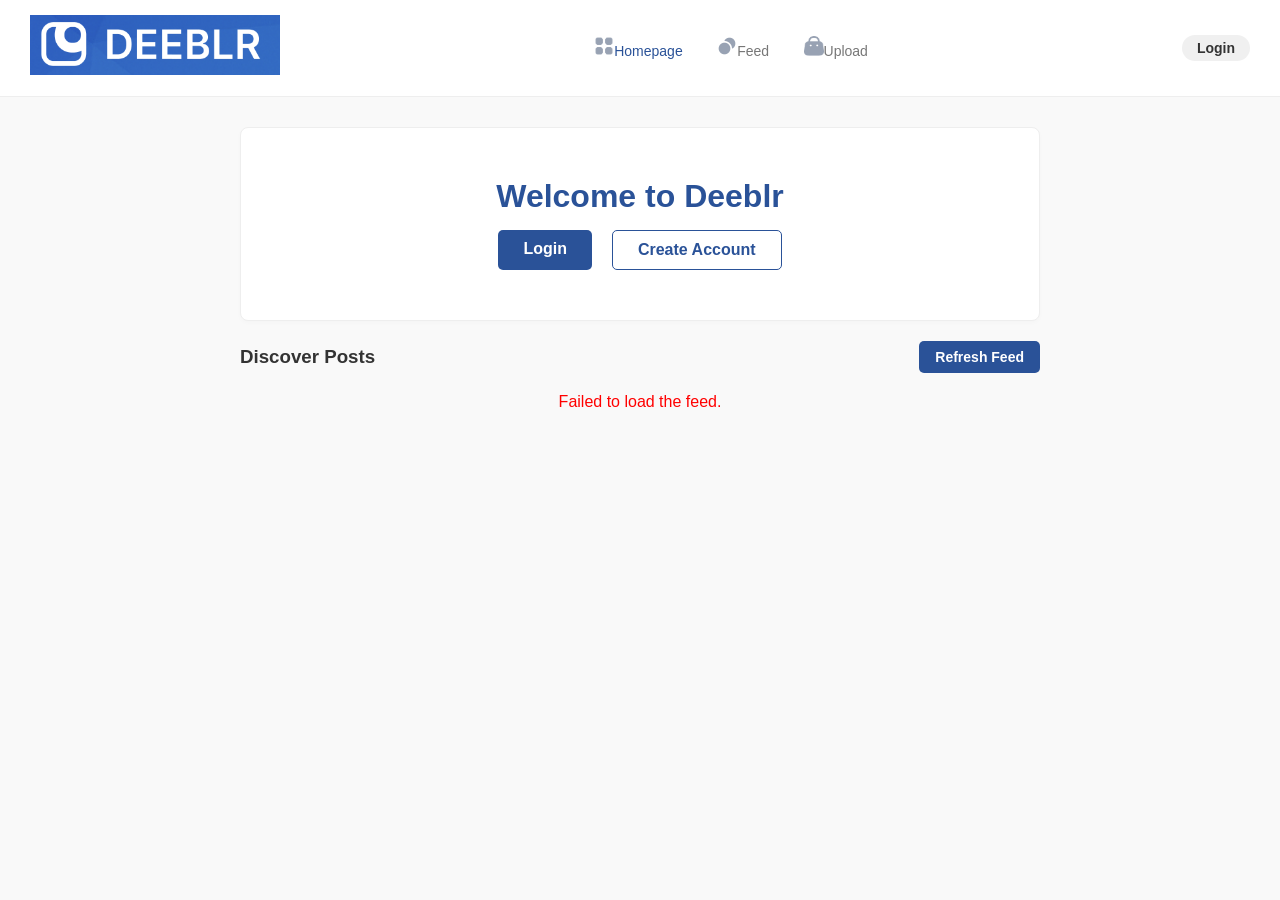
<file: Deeblr/src/main/resources/static/index.html>
<!DOCTYPE html>
<html lang="en">
<head>
    <meta charset="UTF-8">
    <meta name="viewport" content="width=device-width, initial-scale=1.0">
    <title>Deeblr - Home</title>

    <link rel="stylesheet" href="style.css">

    <style>
        .refresh-btn {
            background: #2a5298;
            color: white;
            border: none;
            padding: 8px 16px;
            border-radius: 5px;
            cursor: pointer;
            font-weight: bold;
            font-size: 14px;
            display: inline-flex;
            align-items: center;
            gap: 5px;
        }
        .refresh-btn:hover {
            background: #1e3c72;
        }
    </style>
</head>
<body class="feed-body">

<nav class="navbar">
    <div class="brand-logo">
        <img src="../../java/com/example/frontend/logo.png" alt="Deeblr Logo" style="height: 60px; width: auto;">
    </div>

    <div class="nav-center">
        <a href="index.html" class="active"><img src="homepage.png" style="width:20px;height:20px;">Homepage</a>
        <a href="feed.html"><img src="feed.png" style="width:20px;height:20px;">Feed</a>
        <a href="upload.html"><img src="upload.png" style="width:20px;height:20px;">Upload</a>
    </div>

    <div class="user-pill">
        <a href="login.html" style="text-decoration:none; color:#333; font-size:14px; font-weight:bold;">Login</a>
    </div>
</nav>

<div class="feed-container">

    <div class="card" style="text-align: center; padding: 50px;">
        <h1 style="color: #2a5298; margin-bottom: 15px;">Welcome to Deeblr</h1>

        <div style="display: flex; justify-content: center; gap: 20px;">
            <a href="login.html" class="btn-primary" style="text-decoration: none; display: inline-block;">Login</a>

            <a href="register.html" style="text-decoration: none; padding: 10px 25px; border: 1px solid #2a5298; color: #2a5298; border-radius: 5px; font-weight: bold;">
                Create Account
            </a>
        </div>
    </div>

    <div style="display: flex; justify-content: space-between; align-items: center; margin-bottom: 20px;">
        <h3 style="color: #333; margin: 0;">Discover Posts</h3>
        <button onclick="loadRandomPosts()" class="refresh-btn">Refresh Feed</button>
    </div>

    <div id="public-feed-list">
        <p style="text-align: center; color: #888;">Loading feed...</p>
    </div>

</div>

<script>
    // Load posts immediately when the page opens
    window.onload = loadRandomPosts;

    function loadRandomPosts() {
        const container = document.getElementById('public-feed-list');
        container.innerHTML = "<p style='text-align:center; color:#888;'>Loading posts...</p>";

        // public endpoint
        fetch('http://localhost:8080/api/posts/public/random')
            .then(response => {
                if (!response.ok) throw new Error("Could not fetch posts");
                return response.json();
            })
            .then(posts => {
                container.innerHTML = "";

                if (posts.length === 0) {
                    container.innerHTML = `
                        <div class="card" style="text-align:center; padding:40px;">
                            <p style="color:#888;">No posts available right now.</p>
                        </div>`;
                    return;
                }

                posts.forEach(post => {
                    const firstLetter = post.username ? post.username.charAt(0).toUpperCase() : '?';
                    const postContent = post.content ? post.content : "";

                    let mediaHtml = '';

                    // Reuse our media rendering logic so videos play on the homepage too
                    if (post.mediaUrl) {
                        if (post.mediaType === 'VIDEO') {
                            mediaHtml = `
                                <div class="image-container" style="margin-top: 15px;">
                                    <video controls preload="metadata" style="width:100%; border-radius:8px; background:black;">
                                        <source src="${post.mediaUrl}" type="video/mp4">
                                        Your browser does not support the video tag.
                                    </video>
                                </div>`;
                        } else {
                            mediaHtml = `<div class="image-container" style="margin-top: 15px;"><img src="${post.mediaUrl}" style="max-width:100%; border-radius:8px;"></div>`;
                        }
                    }

                    const html = `
                        <div class="card">
                            <div class="card-header">
                                <div class="avatar-circle">${firstLetter}</div>
                                <div class="meta">
                                    <strong>${post.username || 'Unknown'}</strong>
                                    <span class="tag" style="background:#e0e0e0; color:#333;">Public</span>
                                </div>
                            </div>

                            <div style="font-size:15px; color:#444; line-height:1.5;">
                                ${postContent}
                            </div>

                            ${mediaHtml}
                        </div>
                    `;
                    container.innerHTML += html;
                });
            })
            .catch(err => {
                console.error("Error loading posts", err);
                container.innerHTML = "<p style='text-align:center; color:red;'>Failed to load the feed.</p>";
            });
    }
</script>

</body>
</html>
</file>
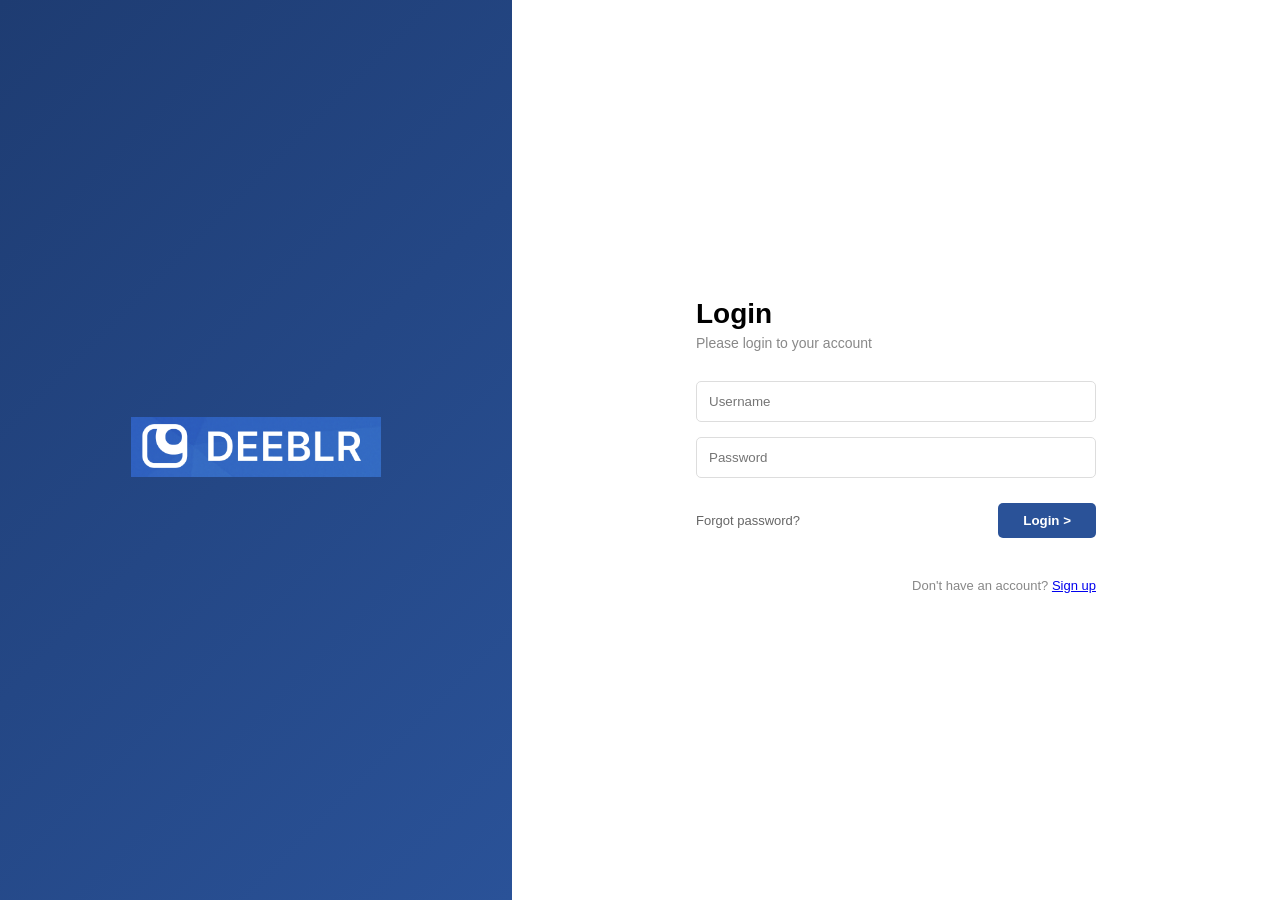
<file: Deeblr/src/main/resources/static/feed.html>
<!DOCTYPE html>
<html lang="en">
<head>
    <meta charset="UTF-8">
    <meta name="viewport" content="width=device-width, initial-scale=1.0">
    <title>Deeblr Feed</title>

    <link rel="stylesheet" href="style.css">

    <style>
        .breadcrumb { font-size: 12px; color: #888; margin-bottom: 20px; display: flex; align-items: center; gap: 10px; }
        .update-bar { display: flex; align-items: center; margin-bottom: 20px; }
        .back-icon {
            width: 30px; height: 30px; border: 1px solid #ddd; border-radius: 5px;
            display: flex; align-items: center; justify-content: center; margin-right: 15px; cursor: pointer;
            background: white; color: #555;
        }
    </style>
</head>
<body class="feed-body">

<div class="header">
    <a href="index.html" class="brand">
        <div class="brand-logo">
            <img src="../../java/com/example/frontend/logo.png" alt="Deeblr Logo" style="height: 60px; width: auto;">
        </div>
    </a>

    <div class="nav-links">
        <a href="index.html"><img src="homepage.png" style="width:20px;height:20px;">Homepage</a>
        <a href="feed.html" class="active"><img src="feed.png" style="width:20px;height:20px;">Feed</a>
        <a href="upload.html"><img src="upload.png" style="width:20px;height:20px;">Upload</a>
        <a href="settings.html"><img style="width:20px;height:20px;">Settings</a>
    </div>

    <div id="auth-section"></div>
</div>

<div class="feed-container">

    <div class="breadcrumb">
        <span>Homepage</span> <span style="font-size:10px;">></span> <span>Feed</span>
    </div>

    <div class="update-bar">
        <div class="back-icon" onclick="window.history.back()">‹</div>
        <h3 style="margin:0; font-size:18px; color:#333;">Feed Updates</h3>
        <span class="badge">Live</span>

    </div>
    <div class="card" style="margin-bottom: 20px; padding: 15px; background: #fdfdfd;">
        <h3 style="margin-top: 0; color: #2a5298; border-bottom: 2px solid #eee; padding-bottom: 5px;">Add friends</h3>

        <div style="display: flex; gap: 10px; margin-bottom: 20px;">
            <input type="text" id="addFriendInput" placeholder="Enter exact username..." style="flex: 1; padding: 8px; border: 1px solid #ccc; border-radius: 4px;">
            <button onclick="sendFriendRequest()" class="btn-primary" style="padding: 8px 15px;">Send Request</button>
        </div>

        <h4 style="margin: 0 0 10px 0; color: #555;">Pending Requests</h4>
        <div id="friend-requests-list">
            <p style="color: #888; font-size: 14px; margin: 0;">No new requests.</p>
        </div>
    </div>
    <div id="feed-list">
        <p style="text-align:center; color:#888; margin-top:50px;">Loading posts</p>
    </div>



</div>

<script>
    // on load - this is what happens when the feed page first opens up
    window.onload = function() {
        const token = localStorage.getItem("jwt_token");
        const username = localStorage.getItem("username");

        // if  they dont have a token, kick them back to login
        if (!token || !username) {
            window.location.href = "login.html";
            return;
        }

        // USER INTERFACE- inject the users name into the header
        const initial = username.charAt(0).toUpperCase();
        const authSection = document.getElementById('auth-section');

        authSection.innerHTML = `
            <div class="user-badge" onclick="logout()">
                <div class="user-avatar-small" style="background:#2a5298; color:white;">${initial}</div>
                <span style="margin-left:8px; font-weight:500;">${username}</span>
                <span style="font-size:10px; margin-left:5px; color:#666;">(Logout)</span>
            </div>
        `;


        //LOAD POSTS
        loadPosts();
        loadPendingRequests();
    };

    // LOGOUT - delete the token and go back to login
    function logout() {
        localStorage.clear();
        window.location.href = "login.html";
    }
    //  function to toggle the  text
    function toggleVerdict(button) {
        const verdictTag = button.nextElementSibling;
        if (verdictTag.style.display === "none") {
            verdictTag.style.display = "block";
            button.innerText = " Hide  Verdict";
        } else {
            verdictTag.style.display = "none";
            button.innerText = "Reveal Verdict";
        }
    }


    //GET POSTS
    async function loadPosts() {
        const token = localStorage.getItem("jwt_token");
        const container = document.getElementById('feed-list');
        //GET /api/posts
        try {
            const response = await fetch('http://localhost:8080/api/posts', {
                method: 'GET',
                headers: {
                    //AUTHENTICATION
                    //  attach the token back together so the Backend knows who the user is
                    'Authorization': 'Bearer ' + token,
                    'Content-Type': 'application/json'
                }
            });


            // handle expired sessions
            if (response.status === 403 || response.status === 401) {
                alert("Session expired.");
                logout();
                return;
            }
            //parse JSON data
            const posts = await response.json();
            container.innerHTML = "";

            // what happens when there are no posts
            if (posts.length === 0) {
                container.innerHTML = `
                    <div class="card" style="text-align:center; padding:40px;">
                        <p style="color:#888;">No posts yet.</p>
                        <a href="upload.html" class="btn-primary" style="text-decoration:none; display:inline-block; margin-top:10px;">Create Post</a>
                    </div>`;
                return;
            }

            // use a loop creat html for each post
            posts.forEach(post => {
                const firstLetter = post.username ? post.username.charAt(0).toUpperCase() : '?';

                //Ensure content is never null
                const postContent = post.content ? post.content : "";

                // This determines if we show a Video Player or an Image Tag
                let mediaHtml = ''
                let aiVerdictHtml ='';

                if (post.mediaUrl) {
                    // check media type from backend from the backend
                    if (post.mediaType === 'VIDEO') {
                        mediaHtml = `
                            <div class="image-container">
                                <video controls style="width:100%; border-radius:8px; background:black;">
                                    <source src="${post.mediaUrl}" type="video/mp4">
                                    Your browser does not support the video tag.
                                </video>
                            </div>`;

                        // make the warning based on the database flag
                        const isFake = post.isDeepfake === true || post.isDeepfake === "true"; // Handle string/bool mapping
                        const verdictText = isFake ? "SYNTHETIC MEDIA DETECTED " : "Authentic Video";
                        const verdictColor = isFake ? "red" : "green";

                        aiVerdictHtml = `
                            <div style="margin-top: 15px; padding-top: 15px; border-top: 1px solid #eee; text-align: center;">
                                <button class="btn-toggle" onclick="toggleVerdict(this)">RevealVerdict</button>
                                <p class="verdict-tag" style="display: none; font-weight: bold; margin-top: 10px; color: ${verdictColor};">
                                    ${verdictText}
                                </p>
                            </div>
                        `;
                    } else {
                        // Default to Image
                        mediaHtml = `<div class="image-container"><img src="${post.mediaUrl}"></div>`;
                    }
                }

                // format the timestap properly
                const dateObj = post.createdAt ? new Date(post.createdAt) : new Date();
                const dateStr = dateObj.toLocaleDateString("en-US", { month: 'short', day: 'numeric', year: 'numeric' }) +
                    " - " +
                    dateObj.toLocaleTimeString("en-UK", { hour: '2-digit', minute:'2-digit' });

                // html string
                const html = `
                    <div class="card">
                        <div class="card-header">
                            <div class="avatar-circle">${firstLetter}</div>
                            <div class="meta">
                                <strong>${post.username || 'Unknown'}</strong>
                                <span class="tag friend">User</span>
                            </div>
                            <div class="date">${dateStr}</div>
                        </div>

                        <div style="font-size:15px; color:#444; margin-bottom:15px; line-height:1.5;">
                            ${postContent}
                        </div>

                        ${mediaHtml}
                        ${aiVerdictHtml}


                        <div style="display: flex; gap: 15px; margin-bottom: 15px;">
                            <button onclick="toggleLike(${post.id})" class="btn-primary" style="background: none; border: 1px solid #ccc; color: #333; padding: 5px 10px; cursor: pointer; border-radius: 4px;">
                                Like <span id="likeCount_${post.id}">0</span>
                            </button>
                        </div>

                        <hr style="border: 0; border-top: 1px solid #eee; margin: 15px 0;">
                        <div id="commentList_${post.id}" style="margin-bottom: 10px; max-height: 150px; overflow-y: auto;">
                            </div>

                        <div style="display: flex; gap: 10px;">
                            <input type="text" id="commentInput_${post.id}" placeholder="Add a comment" style="flex: 1; padding: 8px; border: 1px solid #ccc; border-radius: 4px;">
                            <button onclick="submitComment(${post.id})" class="btn-primary" style="padding: 8px 15px;">Post</button>
                        </div>
                    </div>
                <! --here -->
                `;
                // append new card to the list
                container.innerHTML += html;
            });
            posts.forEach(post => loadComments(post.id));

        } catch (error) {
            console.error("Error:", error);
            container.innerHTML = "<p style='text-align:center; color:red;'>Server error.</p>";
        }
    }
    function loadComments(postId) {
        const token = localStorage.getItem("jwt_token"); // get the token

        fetch(`http://localhost:8080/api/comments/post/${postId}`, {
            headers: {
                'Authorization': 'Bearer ' + token
            }
        })
            .then(response => {
                if (!response.ok) {
                    // dsaftey net do not try to read json if there is an error
                    throw new Error(`Server returned status: ${response.status}`);
                }
                return response.json()
            })
            .then(comments => {
                const section = document.getElementById(`commentList_${postId}`);
                section.innerHTML = '';

                comments.forEach(c => {
                    section.innerHTML += `
                    <div style="background: #f9f9f9; padding: 10px; border-radius: 5px; margin-bottom: 10px;">
                        <strong style="color: #2a5298;">${c.author || 'User'}</strong>
                        <p style="margin: 5px 0 0 0; font-size: 14px;">${c.text}</p>
                    </div>
                `;
                });
            })
            .catch(err => console.error("Could not load comments", err));
    }

    // sumbit a comment
    function submitComment(postId) {
        const textInput = document.getElementById(`commentInput_${postId}`);
        const token = localStorage.getItem("jwt_token");

        if(!token) return alert("You must be logged in to comment!");
        if(!textInput.value) return alert("Please write a comment first!");

        // olnly send text and backend figures out the author
        const newComment = {
            postId : postId,
            text: textInput.value
        };

        fetch('http://localhost:8080/api/comments', {
            method: 'POST',
            headers: {
                'Content-Type': 'application/json',
                'Authorization': 'Bearer ' + token // pass the token
            },
            body: JSON.stringify(newComment)
        }).then(response => {
            if (response.ok) {
                textInput.value = ''; // clear text box
                loadComments(postId);       // refresh the list
            } else {
                alert("Failed to post comment.");
            }
        });

    }
    function sendFriendRequest() {
        const targetUsername = document.getElementById('addFriendInput').value.trim();
        const token = localStorage.getItem("jwt_token");

        if (!targetUsername) return alert("Please enter a username.");

        fetch(`http://localhost:8080/api/friends/request/${targetUsername}`, {
            method: 'POST',
            headers: { 'Authorization': 'Bearer ' + token }
        })
            .then(async response => {
                if (response.ok) {
                    alert(`Friend request sent to ${targetUsername}!`);
                    document.getElementById('addFriendInput').value = ''; // clear input
                } else {
                    const err = await response.text();
                    alert(`Could not send request: ${err}`);
                }
            })
            .catch(err => console.error("Could not find User", err));
    }

    // load all incoming Pending Requests
    function loadPendingRequests() {
        const token = localStorage.getItem("jwt_token");
        const container = document.getElementById('friend-requests-list');

        fetch('http://localhost:8080/api/friends/requests', {
            method: 'GET',
            headers: { 'Authorization': 'Bearer ' + token }
        })
            .then(response => {
                if (!response.ok) throw new Error("Failed to fetch requests");
                return response.json();
            })
            .then(requesters => {
                if (requesters.length === 0) {
                    container.innerHTML = `<p style="color: #888; font-size: 14px; margin: 0;">No new requests.</p>`;
                    return;
                }

                container.innerHTML = ''; // clear loading text

                // loop through the array of usernames and build the UI
                requesters.forEach(username => {
                    const requestHtml = `
                    <div style="display: flex; justify-content: space-between; align-items: center; background: #fff; border: 1px solid #ddd; padding: 10px; border-radius: 5px; margin-bottom: 8px;">
                        <strong style="color: #333;">${username}</strong>
                        <div style="display: flex; gap: 5px;">
                            <button onclick="handleRequest('${username}', 'accept')" style="background: #28a745; color: white; border: none; padding: 5px 10px; border-radius: 3px; cursor: pointer;">Accept</button>
                            <button onclick="handleRequest('${username}', 'reject')" style="background: #dc3545; color: white; border: none; padding: 5px 10px; border-radius: 3px; cursor: pointer;">Reject</button>
                        </div>
                    </div>
                `;
                    container.innerHTML += requestHtml;
                });
            })
            .catch(err => {
                console.error(err);
                container.innerHTML = `<p style="color: red; font-size: 14px;">Error loading requests.</p>`;
            });
    }

    // Accept or Reject freindship
    function handleRequest(username, action) {
        const token = localStorage.getItem("jwt_token");
        // Action will be either "accept" or "reject"

        fetch(`http://localhost:8080/api/friends/${action}/${username}`, {
            method: 'POST',
            headers: { 'Authorization': 'Bearer ' + token }
        })
            .then(response => {
                if (response.ok) {
                    alert(`Request ${action}ed!`);
                    loadPendingRequests(); // Refresh the list
                } else {
                    alert(`Failed to ${action} request.`);
                }
            })
            .catch(err => console.error(`Error processing ${action}:`, err));
    }
    // get the initial like count for the post
    function loadLikes(postId) {
        const token = localStorage.getItem("jwt_token");
        fetch(`http://localhost:8080/api/likes/post/${postId}`, {
            method: 'GET',
            headers: {
                'Authorization': 'Bearer ' + token // attach the token
            }
        })
            .then(response => {
                if (!response.ok) throw new Error("Failed to load likes");
                return response.json();
            })
            .then(count => {
                document.getElementById(`likeCount_${postId}`).innerText = count;
            })
            .catch(err => console.error("Could not load likes", err));
    }

    // Handle the user clicking the Like button
    function toggleLike(postId) {
        const token = localStorage.getItem("jwt_token");

        if(!token) return alert("You must be logged in to like posts!");

        fetch(`http://localhost:8080/api/likes/post/${postId}`, {
            method: 'POST',
            headers: {
                'Authorization': 'Bearer ' + token
            }
        })
            .then(response => {
                if (response.ok) {
                    // Refresh the like count instantly without reloading the page
                    loadLikes(postId);
                } else {
                    alert("Session expired.");
                }
            });
    }
</script>

</body>
</html>
</file>
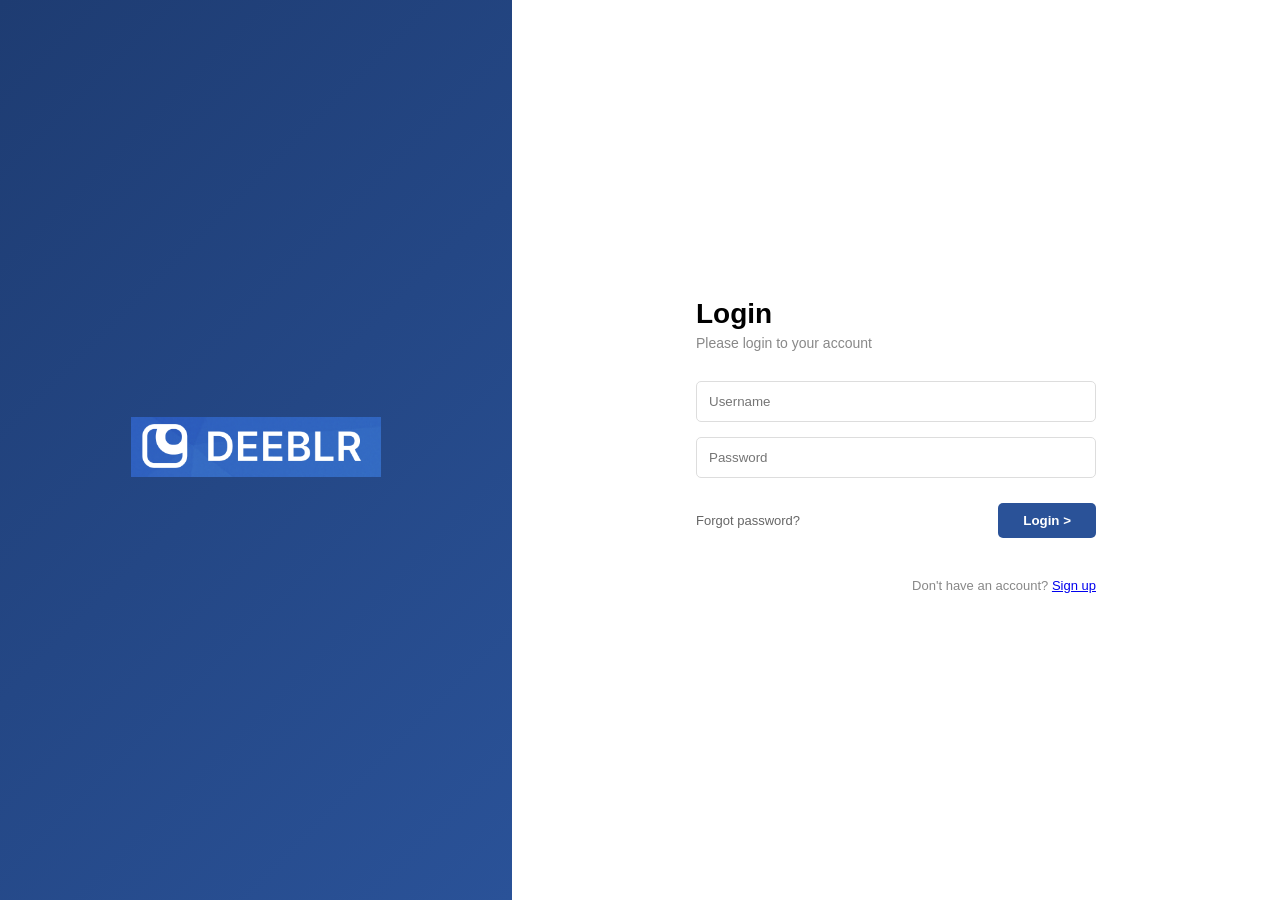
<file: Deeblr/src/main/resources/static/login.html>
<!DOCTYPE html>
<html lang="en">
<head>
    <meta charset="UTF-8">
    <title>Deeblr - Login</title>
    <link rel="stylesheet" href="style.css">
</head>
<body>
<div class="login-container">
    <div class="brand-panel">
        <div class="brand-logo">
            <img src="../../java/com/example/frontend/logo.png" alt="Deeblr Logo" style="height: 60px; width: auto;">
        </div>
    </div>

    <div class="form-panel">
        <div class="login-box">
            <h2>Login</h2>
            <p class="subtitle">Please login to  your account</p>

            <form id="loginForm">
                <input type="text" id="username" placeholder="Username" required>
                <input type="password" id="password" placeholder="Password" required>

                <div class="actions">
                    <a href="#">Forgot password?</a>
                    <button type="submit" class="btn-primary">Login ></button>
                </div>
            </form>

            <p class="footer-text">Don't have an account? <a href="register.html">Sign up</a></p>
            <div id="error-msg" style="color: red; margin-top: 10px; text-align: center;"></div>
        </div>
    </div>
</div>

<script>
    // interrupt the form submission do the page does not reload contantly
    document.getElementById('loginForm').addEventListener('submit', function(e) {
        e.preventDefault();

        const username = document.getElementById('username').value;
        const password = document.getElementById('password').value;

        // api call - sned credentials to the authcontroller
        // use fetvh - standard to httpss requests in js
        fetch('http://localhost:8080/api/auth/login?username=' + username + '&password=' + password, {
            method: 'POST'
        })
            .then(async response => {
                if (response.ok) {
                    // backend returned JSON with the token
                    const data = await response.json();

                    console.log("Login Success! Token:", data.token); // debugging help

                    //state manegement
                    // save the token in localstorage
                    // token stays in local storage until its deleted by logging out
                    // save the Token and Username
                    localStorage.setItem("jwt_token", data.token);
                    localStorage.setItem("username", data.username);

                    // redirect user to feed
                    window.location.href = "feed.html";
                } else {
                    //show the error sent by backend and display message
                    const text = await response.text();
                    document.getElementById('error-msg').innerText = text;
                }
            })
            .catch(error => {
                // a network error - added this to help pinpont what error
                console.error('Error:', error);
                document.getElementById('error-msg').innerText = "Network Error.";
            });
    });
</script>
</body>
</html>
</file>
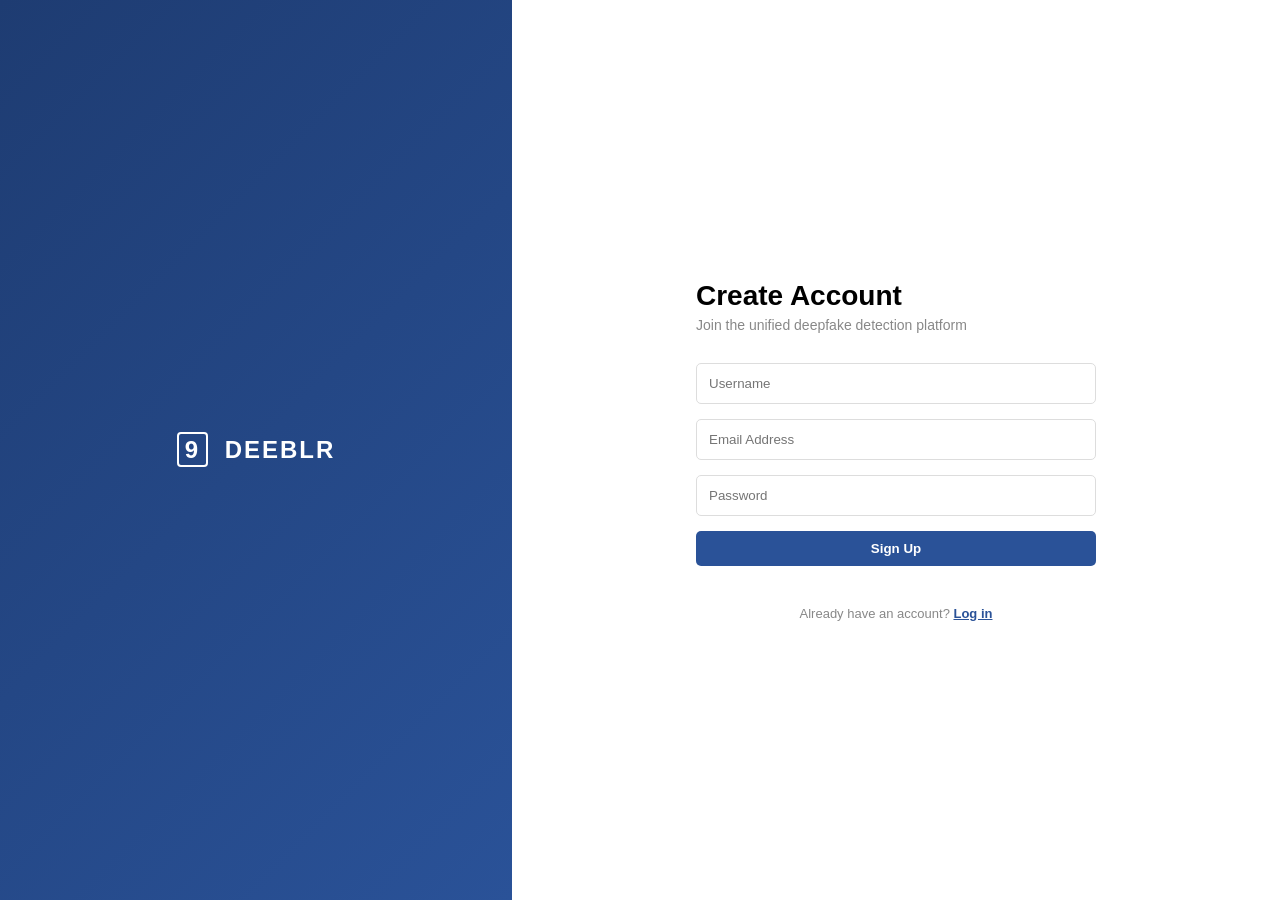
<file: Deeblr/src/main/resources/static/register.html>
<!DOCTYPE html>
<html lang="en">
<head>
    <meta charset="UTF-8">
    <meta name="viewport" content="width=device-width, initial-scale=1.0">
    <title>Join Deeblr</title>

    <link rel="stylesheet" href="style.css">
</head>
<body>

<div class="login-container">

    <div class="brand-panel">
        <div class="brand-logo">
            <span class="logo-icon">9</span> DEEBLR
        </div>
    </div>

    <div class="form-panel">
        <div class="login-box">
            <h2>Create Account</h2>
            <p class="subtitle">Join the unified deepfake detection platform</p>

            <form id="registerForm">
                <input type="text" id="username" placeholder="Username" required>
                <input type="email" id="email" placeholder="Email Address" required>
                <input type="password" id="password" placeholder="Password" required>

                <button type="submit" class="btn-primary" style="width: 100%;">Sign Up</button>
            </form>

            <p id="errorMessage" style="color: red; margin-top: 15px; display: none; font-size: 14px; text-align: center;"></p>

            <div class="footer-text" style="text-align: center;">
                Already have an account? <a href="login.html" style="color: #2a5298; font-weight: bold;">Log in</a>
            </div>
        </div>
    </div>
</div>

<script>
    document.getElementById("registerForm").addEventListener("submit", async function(event) {
        event.preventDefault(); // Stop page reload

        const username = document.getElementById("username").value;
        const email = document.getElementById("email").value;
        const password = document.getElementById("password").value;
        const errorMsg = document.getElementById("errorMessage");

        //Prepare Data as URL-Encoded Form
        const formData = new URLSearchParams();
        formData.append('username', username);
        formData.append('email', email);
        formData.append('password', password);

        try {
            // send to Backend
            const response = await fetch('http://localhost:8080/api/auth/register', {
                method: 'POST',
                headers: {
                    'Content-Type': 'application/x-www-form-urlencoded'
                },
                body: formData
            });

            // Handle Result
            if (response.ok) {
                alert("Registration Successful! Please check your email to verify your account .");
                window.location.href = "login.html";
            } else {
                const text = await response.text();
                errorMsg.style.display = "block";
                errorMsg.innerText = "Error: " + text;
            }
        } catch (error) {
            console.error("Network Error:", error);
            errorMsg.style.display = "block";
            errorMsg.innerText = "Connection failed. Is the server running?";
        }
    });
</script>

</body>
</html>
</file>
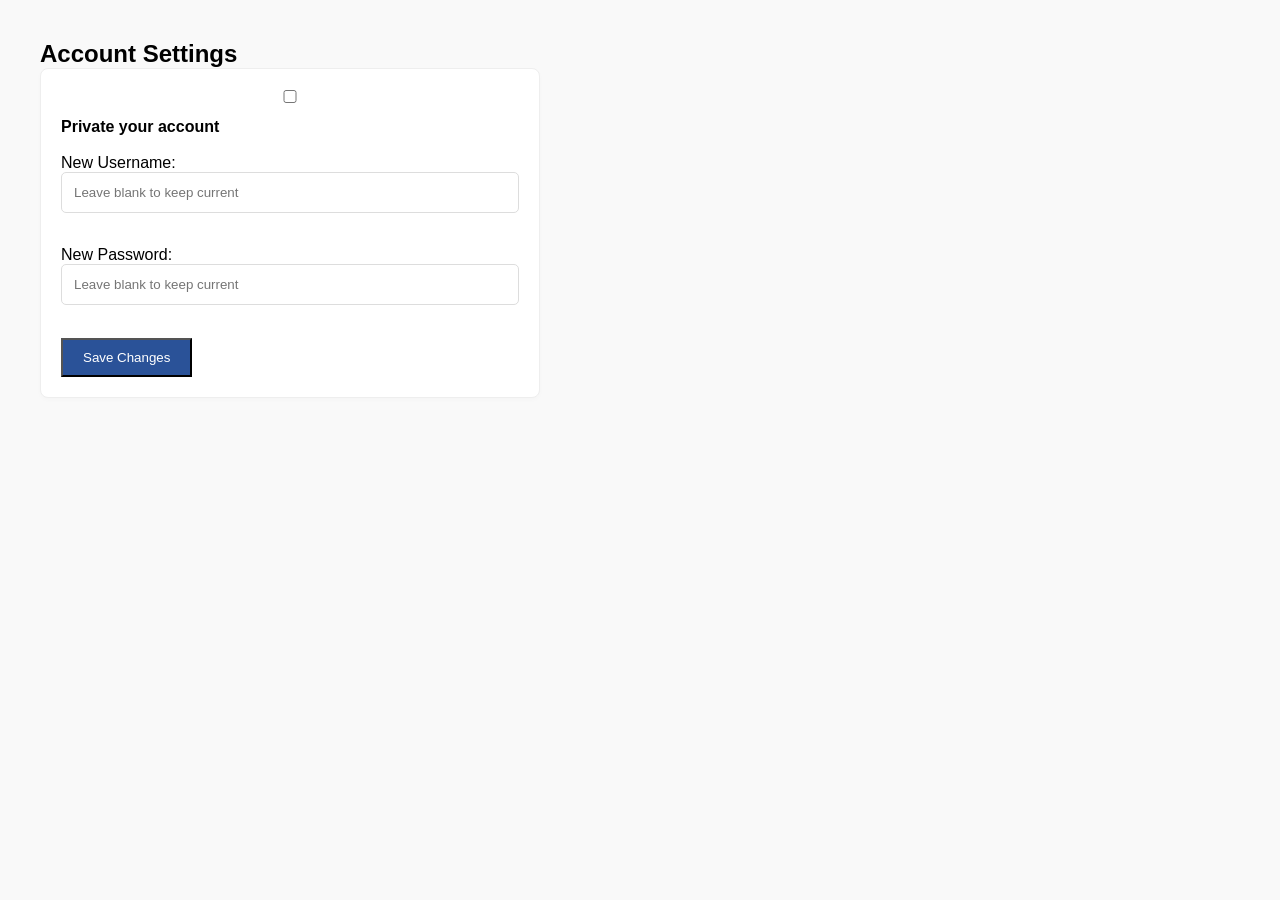
<file: Deeblr/src/main/resources/static/settings.html>
<!DOCTYPE html>
<html lang="en">
<head>
    <meta charset="UTF-8">
    <title>Account Settings</title>
    <link rel="stylesheet" href="style.css">
</head>
<body style="padding: 40px; font-family: sans-serif;">

<h2>Account Settings</h2>

<div class="card" style="max-width: 500px; padding: 20px;">
    <label>
        <input type="checkbox" id="privateToggle">
        <strong>Private your account </strong>
    </label>
    <br><br>

    <label>New Username:</label><br>
    <input type="text" id="newUsername" placeholder="Leave blank to keep current"><br><br>

    <label>New Password:</label><br>
    <input type="password" id="newPassword" placeholder="Leave blank to keep current"><br><br>

    <button onclick="saveSettings()" style="padding: 10px 20px; background: #2a5298; color: white;">Save Changes</button>
</div>

<script>

    // if the user changes their username or password jwt token is invalid
    // force them to log back in to get a new token.
    function saveSettings() {
        const token = localStorage.getItem("jwt_token");
        if (!token) return alert("Not logged in!");

        const payload = {
            isPrivate: document.getElementById('privateToggle').checked.toString(),
            newUsername: document.getElementById('newUsername').value,
            newPassword: document.getElementById('newPassword').value
        };

        fetch('http://localhost:8080/api/settings/update', {
            method: 'PUT',
            headers: {
                'Authorization': 'Bearer ' + token,
                'Content-Type': 'application/json'
            },
            body: JSON.stringify(payload)
        })
            .then(async response => {
                const msg = await response.text();
                if (response.ok) {
                    alert(msg);
                    // force logout to get token with the new username
                    localStorage.clear();
                    window.location.href = "login.html";
                } else {
                    alert("Error: " + msg);
                }
            });
    }
</script>
</body>
</html>
</file>
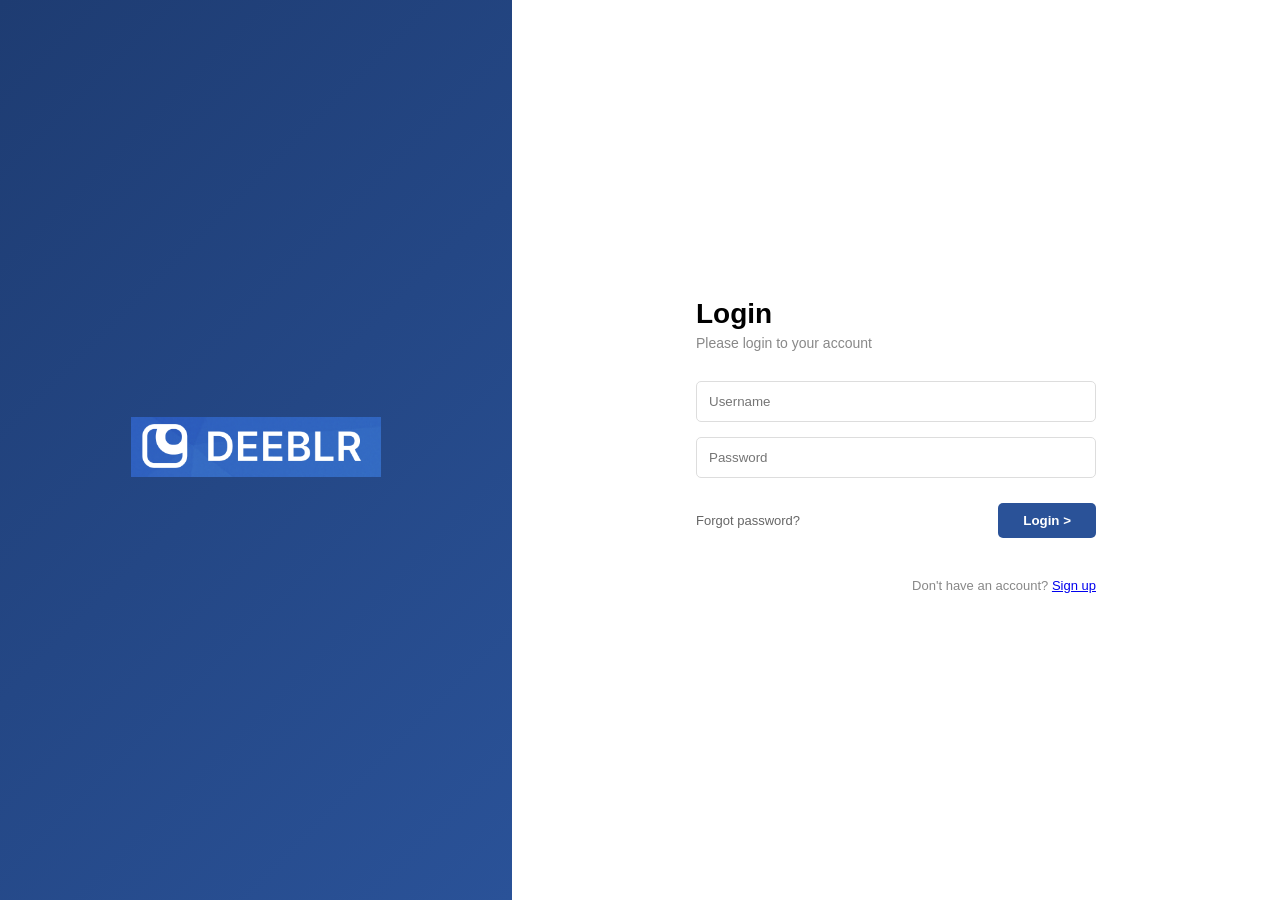
<file: Deeblr/src/main/resources/static/upload.html>
<!DOCTYPE html>
<html lang="en">
<head>
    <meta charset="UTF-8">
    <title>Deeblr - New Post</title>
    <link rel="stylesheet" href="style.css">
    <style>
        .breadcrumb { font-size: 12px; color: #888; margin-bottom: 20px; display: flex; align-items: center; gap: 10px; }
        .update-bar { display: flex; align-items: center; margin-bottom: 20px; }
        .back-icon {
            width: 30px; height: 30px; border: 1px solid #ddd; border-radius: 5px;
            display: flex; align-items: center; justify-content: center; margin-right: 15px; cursor: pointer;
            background: white; color: #555;
        }
    </style>
</head>
<body class="feed-body">

<div class="header">
    <a href="index.html" class="brand">
        <div class="brand-logo">
            <img src="../../java/com/example/frontend/logo.png" alt="Deeblr Logo" style="height: 60px; width: auto;">
        </div>
    </a>

    <div class="nav-links">
        <a href="index.html"><img src="homepage.png" style="width:20px;height:20px;">Homepage</a>
        <a href="feed.html"><img src="feed.png" style="width:20px;height:20px;">Feed</a>
        <a href="upload.html" class="active"><img src="upload.png" style="width:20px;height:20px;">Upload</a>
        <a href="settings.html"><img style="width:20px;height:20px;">Settings</a>
    </div>

    <div id="auth-section"></div>
</div>

<div class="feed-container">

    <div class="breadcrumb">
        <span>Homepage</span> <span style="font-size:10px;">></span> <span>Upload</span>
    </div>

    <div class="update-bar">
        <div class="back-icon" onclick="window.history.back()">‹</div>
        <h3 style="margin:0; font-size:18px; color:#333;">Create Post</h3>
    </div>

    <div class="card">
        <form id="postForm">
            <p style="font-size:14px; color:#666; margin-bottom:15px;">
                Posting as: <strong id="displayUsername" style="color:#2a5298;">Loading..</strong>
            </p>

            <textarea id="postContent" placeholder="Write a caption"
                      style="width:100%; padding:10px; margin-bottom:15px; border-radius:5px; border:1px solid #ddd; min-height: 80px;" required></textarea>

            <div style="margin-bottom:20px; border: 2px dashed #ddd; padding: 20px; text-align: center; border-radius: 8px;">
                <input type="file" id="postFile" accept="image/*,video/*" required style="display: block; margin: 0 auto;">
            </div>

            <!-- Hidden input to store the deepfake verdict before submission -->
            <input type="hidden" id="deepfakeVerdict" value="false">

            <div id="analysisStatus" style="margin-bottom:10px; text-align:center; font-size:14px;"></div>

            <button type="submit" id="submitBtn" class="btn-primary" style="width:100%">Post Update</button>
            <div id="uploadStatus" style="margin-top:10px; text-align:center;"></div>
        </form>
    </div>
</div>

<script>
    window.onload = function() {
        const token = localStorage.getItem("jwt_token");
        const username = localStorage.getItem("username");

        if (!token || !username) {
            window.location.href = "login.html";
            return;
        }

        document.getElementById('displayUsername').innerText = username;

        const initial = username.charAt(0).toUpperCase();
        document.getElementById('auth-section').innerHTML = `
            <div class="user-badge" onclick="logout()">
                <div class="user-avatar-small" style="background:#2a5298; color:white;">${initial}</div>
                <span style="margin-left:8px; font-weight:500;">${username}</span>
                <span style="font-size:10px; margin-left:5px; color:#888;">(Logout)</span>
            </div>
        `;
    };

    function logout() {
        localStorage.clear();
        window.location.href = "login.html";
    }

    // Run analysis automatically when the user selects a file
    document.getElementById('postFile').addEventListener('change', async function() {
        const file = this.files[0];
        const statusText = document.getElementById('analysisStatus');

        if (!file) return;

        // Images do not need deepfake scanning, only videos do
        if (!file.type.startsWith('video/')) {
            document.getElementById('deepfakeVerdict').value = "false";
            return;
        }

        const formData = new FormData();
        formData.append("file", file);

        statusText.innerText = "Scanning video... Please wait.";
        statusText.style.color = "blue";

        document.getElementById('submitBtn').disabled = true;

        try {
            const token = localStorage.getItem("jwt_token");

            const response = await fetch("http://localhost:8080/api/posts/analyse", {
                method: "POST",
                headers: {
                    "Authorization": `Bearer ${token}`
                },
                body: formData
            });

            const result = await response.json();

            // Store the boolean result in the hidden input so the submit handler can read it
            document.getElementById('deepfakeVerdict').value = result.is_fake;

            if (result.is_fake) {
                statusText.innerText = `Deepfake Detected (${result.confidence}% confidence)`;
                statusText.style.color = "red";
            } else {
                statusText.innerText = `Verdict: Authentic (${result.confidence}% confidence)`;
                statusText.style.color = "green";
            }

        } catch (error) {
            console.error("Analysis failed:", error);
            statusText.innerText = "Service offline. You can still upload.";
            statusText.style.color = "orange";
            document.getElementById('deepfakeVerdict').value = "false";
        } finally {
            document.getElementById('submitBtn').disabled = false;
        }
    });

    document.getElementById('postForm').addEventListener('submit', async function(e) {
        e.preventDefault();

        const token = localStorage.getItem("jwt_token");
        const content = document.getElementById('postContent').value;
        const fileInput = document.getElementById('postFile');
        const status = document.getElementById('uploadStatus');

        if (fileInput.files.length === 0) return alert("Please select a file!");

        // Read the verdict that was stored by the analysis step
        const isDeepfake = document.getElementById('deepfakeVerdict').value;

        const formData = new FormData();
        formData.append("content", content);
        formData.append("file", fileInput.files[0]);
        formData.append("isDeepfake", isDeepfake);

        status.innerHTML = '<span style="color:blue">Uploading... Please wait.</span>';

        try {
            const response = await fetch('http://localhost:8080/api/posts', {
                method: 'POST',
                headers: {
                    // Do not set Content-Type manually here. The browser sets it to
                    // multipart/form-data automatically when using FormData.
                    'Authorization': 'Bearer ' + token
                },
                body: formData
            });

            if (response.ok) {
                status.innerHTML = '<span style="color:green">Success! Redirecting...</span>';
                setTimeout(() => {
                    window.location.href = 'feed.html';
                }, 1000);
            } else {
                const errorText = await response.text();
                status.innerHTML = `<span style="color:red">Error: ${errorText}</span>`;
            }
        } catch (error) {
            console.error("Upload Error:", error);
            status.innerHTML = `<span style="color:red">Server connection failed.</span>`;
        }
    });
</script>

</body>
</html>
</file>
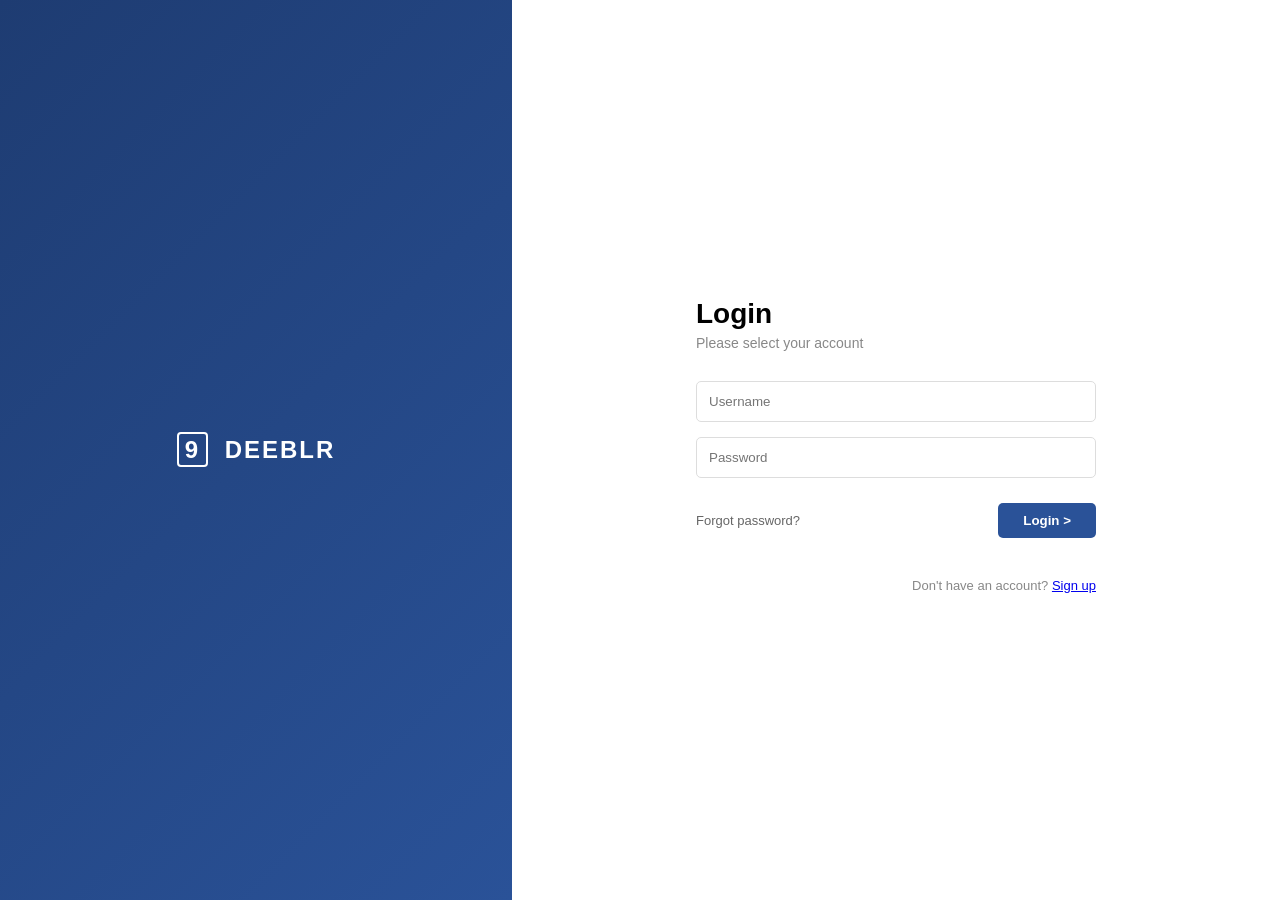
<file: Deeblr/src/main/java/com/example/frontend/login.html>
<!DOCTYPE html>
<html lang="en">
<head>
    <meta charset="UTF-8">
    <title>Deeblr - Login</title>
    <link rel="stylesheet" href="style.css">
</head>
<body>
<div class="login-container">
    <div class="brand-panel">
        <div class="brand-logo"><span class="logo-icon">9</span> DEEBLR</div>
    </div>

    <div class="form-panel">
        <div class="login-box">
            <h2>Login</h2>
            <p class="subtitle">Please select your account</p>

            <form id="loginForm">
                <input type="text" id="username" placeholder="Username" required>
                <input type="password" id="password" placeholder="Password" required>

                <div class="actions">
                    <a href="#">Forgot password?</a>
                    <button type="submit" class="btn-primary">Login ></button>
                </div>
            </form>

            <p class="footer-text">Don't have an account? <a href="register.html">Sign up</a></p>
            <div id="error-msg" style="color: red; margin-top: 10px; text-align: center;"></div>
        </div>
    </div>
</div>

<script>
    document.getElementById('loginForm').addEventListener('submit', async function(e) {
        e.preventDefault();

        const data = {
            username: document.getElementById('username').value,
            password: document.getElementById('password').value
        };

        try {
            // 1. Send data to Java Backend
            const response = await fetch('http://localhost:8080/api/auth/login', {
                method: 'POST',
                headers: { 'Content-Type': 'application/json' },
                body: JSON.stringify(data)
            });

            const result = await response.json();

            // 2. Check result
            if (response.ok) {
                // Save the username so we can show it on the feed page
                localStorage.setItem('user', result.username);
                window.location.href = 'feed.html';
            } else {
                document.getElementById('error-msg').innerText = result.message || "Login failed";
            }
        } catch (error) {
            console.error("Connection error:", error);
            alert("Server connection failed. Make sure Spring Boot is running!");
        }
    });
</script>
</body>
</html>
</file>
<file: Deeblr/src/main/resources/static/style.css>
/* =========================================
   1. GLOBAL SETTINGS
   ========================================= */
* {
    margin: 0;
    padding: 0;
    box-sizing: border-box;
    font-family: 'Segoe UI', sans-serif;
}

body {
    background-color: #f9f9f9; /* Matches .feed-body */
}

/* =========================================
   2. LOGIN & REGISTER PAGE
   ========================================= */
.login-container {
    display: flex;
    height: 100vh;
    width: 100%;
}

.brand-panel {
    width: 40%;
    background: linear-gradient(135deg, #1e3c72 0%, #2a5298 100%);
    display: flex;
    align-items: center;
    justify-content: center;
    color: white;
}

.brand-logo {
    font-size: 24px;
    font-weight: bold;
    letter-spacing: 2px;
}

.logo-icon {
    border: 2px solid white;
    padding: 2px 6px;
    border-radius: 4px;
    margin-right: 8px;
}

.form-panel {
    width: 60%;
    display: flex;
    align-items: center;
    justify-content: center;
    background-color: white;
}

.login-box {
    width: 400px;
}

.login-box h2 {
    font-size: 28px;
    margin-bottom: 5px;
}

.subtitle {
    color: #888;
    margin-bottom: 30px;
    font-size: 14px;
}

.user-card {
    display: flex;
    align-items: center;
    border: 1px solid #eee;
    padding: 10px;
    border-radius: 8px;
    margin-bottom: 30px;
    background: #fafafa;
}

.avatar {
    width: 40px;
    height: 40px;
    background: #ddd;
    border-radius: 50%;
    display: flex;
    align-items: center;
    justify-content: center;
    color: #555;
    margin-right: 15px;
}

.user-info {
    flex-grow: 1;
    font-size: 14px;
}

.remove-link {
    color: #ff4444;
    text-decoration: none;
    font-size: 12px;
    font-weight: bold;
}

input {
    width: 100%;
    padding: 12px;
    margin-bottom: 15px;
    border: 1px solid #ddd;
    border-radius: 5px;
}

.actions {
    display: flex;
    justify-content: space-between;
    align-items: center;
    margin-top: 10px;
}

.actions a {
    color: #666;
    text-decoration: none;
    font-size: 13px;
}

.btn-primary {
    background-color: #2a5298;
    color: white;
    border: none;
    padding: 10px 25px;
    border-radius: 5px;
    cursor: pointer;
    font-weight: bold;
}

.footer-text {
    margin-top: 40px;
    font-size: 13px;
    color: #888;
    text-align: right;
}

/* =========================================
   3. FEED PAGE COMPONENTS
   ========================================= */
.feed-body {
    background-color: #f9f9f9;
}

.navbar {
    background: white;
    padding: 15px 30px;
    display: flex;
    justify-content: space-between;
    align-items: center;
    border-bottom: 1px solid #eee;
}

.brand-logo.dark {
    color: #2a5298;
}

.nav-center a {
    margin: 0 15px;
    text-decoration: none;
    color: #777;
    font-size: 14px;
    font-weight: 500;
}

.nav-center a.active {
    color: #2a5298;
}

.user-pill {
    display: flex;
    align-items: center;
    background: #f0f0f0;
    padding: 5px 15px;
    border-radius: 20px;
    font-size: 14px;
}

.avatar-small {
    width: 24px;
    height: 24px;
    background: #ccc;
    border-radius: 50%;
    margin-right: 8px;
    text-align: center;
    line-height: 24px;
    color: white;
}

.feed-container {
    max-width: 800px;
    margin: 30px auto;
}

.feed-header {
    display: flex;
    align-items: center;
    margin-bottom: 20px;
}

.back-btn {
    background: white;
    border: 1px solid #ddd;
    padding: 5px 10px;
    border-radius: 4px;
    margin-right: 15px;
    cursor: pointer;
}

.badge {
    background: #ffebeb;
    color: #d93025;
    font-size: 11px;
    padding: 2px 6px;
    border-radius: 4px;
    margin-left: 10px;
}

.ticket-id {
    margin-left: auto;
    color: #2a5298;
    font-size: 12px;
}

.card {
    background: white;
    border: 1px solid #eee;
    border-radius: 8px;
    padding: 20px;
    margin-bottom: 20px;
    box-shadow: 0 2px 5px rgba(0,0,0,0.02);
}

.card-header {
    display: flex;
    align-items: center;
    margin-bottom: 15px;
}

.avatar-circle, .avatar-img {
    width: 40px;
    height: 40px;
    border-radius: 50%;
    margin-right: 12px;
}

.avatar-circle {
    background: #333;
    color: white;
    display: flex;
    align-items: center;
    justify-content: center;
}

.meta {
    display: flex;
    flex-direction: column;
}

.meta strong {
    font-size: 14px;
}

.tag {
    font-size: 10px;
    font-weight: bold;
    text-transform: uppercase;
    margin-top: 2px;
}

.tag.friend {
    color: #2ecc71;
}

.date {
    margin-left: auto;
    color: #999;
    font-size: 12px;
}

.image-container img {
    width: 100%;
    border-radius: 8px;
    margin-top: 15px;
}

/* =========================================
   4. NAVIGATION COMPATIBILITY TWEAKS
   (Connects HTML classes to your CSS)
   ========================================= */

/* The HTML uses 'header', your CSS uses 'navbar'. This links them. */
.header {
    background: white;
    padding: 15px 40px;
    height: 70px;
    display: flex;
    justify-content: space-between;
    align-items: center;
    border-bottom: 1px solid #eee;
    position: sticky; /* Makes the bar stick to top */
    top: 0;
    z-index: 100;
}

/* The HTML uses 'brand', your CSS uses 'brand-logo' */
.brand {
    font-size: 24px;
    font-weight: bold;
    letter-spacing: 2px;
    color: #2a5298;
    text-decoration: none;
    display: flex;
    align-items: center;
    gap: 10px;
}

/* The HTML uses 'nav-links', your CSS uses 'nav-center' */
.nav-links {
    display: flex;
    align-items: center;
}

.nav-links a {
    margin: 0 15px;
    text-decoration: none;
    color: #777;
    font-size: 14px;
    font-weight: 500;
    display: flex;
    align-items: center;
    gap: 8px;
}

.nav-links a:hover, .nav-links a.active {
    color: #2a5298;
    font-weight: bold;
}

/* The HTML uses 'user-badge', your CSS uses 'user-pill' */
.user-badge {
    display: flex;
    align-items: center;
    background: #f0f0f0;
    padding: 5px 15px;
    border-radius: 20px;
    font-size: 14px;
    cursor: pointer;
    border: 1px solid transparent;
}

.user-badge:hover {
    background: #e9ecef;
    border-color: #ddd;
}

.user-avatar-small {
    width: 24px;
    height: 24px;
    background: #2a5298; /* Blue background for initials */
    color: white;
    border-radius: 50%;
    margin-right: 8px;
    text-align: center;
    line-height: 24px;
    font-weight: bold;
    font-size: 12px;
}
</file>
<file: Deeblr/src/main/java/com/example/frontend/style.css>
/* =========================================
   1. GLOBAL SETTINGS
   ========================================= */
/* The "Reset": This removes the default spaces browsers add
   so everything looks the same on Chrome, Safari, etc. */
* {
    margin: 0;
    padding: 0;
    box-sizing: border-box;
    font-family: 'Segoe UI', sans-serif;
}

/* =========================================
   2. LOGIN & REGISTER PAGE
   ========================================= */
/* Splits the screen into two halves (Blue Left, White Right) */
.login-container {
    display: flex;
    height: 100vh; /* 100vh means "100% of the screen height" */
    width: 100%;
}

/* LEFT SIDE: The Blue Gradient Panel */
.brand-panel {
    width: 40%;
    /* Creates the diagonal blue fade effect */
    background: linear-gradient(135deg, #1e3c72 0%, #2a5298 100%);
    display: flex;
    align-items: center;    /* Centers logo vertically */
    justify-content: center; /* Centers logo horizontally */
    color: white;
}

/* The "DEEBLR" text style */
.brand-logo {
    font-size: 24px;
    font-weight: bold;
    letter-spacing: 2px; /* Spreads the letters out slightly */
}

/* The box around the "9" logo */
.logo-icon {
    border: 2px solid white;
    padding: 2px 6px;
    border-radius: 4px;
    margin-right: 8px;
}

/* RIGHT SIDE: The White Form Area */
.form-panel {
    width: 60%;
    display: flex;
    align-items: center;
    justify-content: center;
    background-color: white;
}

/* Limits the width of the form so it doesn't stretch too wide */
.login-box {
    width: 400px;
}

.login-box h2 {
    font-size: 28px;
    margin-bottom: 5px;
}

.subtitle {
    color: #888; /* Grey text */
    margin-bottom: 30px;
    font-size: 14px;
}

/* The "Log in as..." box showing your previous account */
.user-card {
    display: flex;
    align-items: center;
    border: 1px solid #eee;
    padding: 10px;
    border-radius: 8px;
    margin-bottom: 30px;
    background: #fafafa;
}

.avatar {
    width: 40px;
    height: 40px;
    background: #ddd;
    border-radius: 50%; /* Makes the box a perfect circle */
    display: flex;
    align-items: center;
    justify-content: center;
    color: #555;
    margin-right: 15px;
}

.user-info {
    flex-grow: 1; /* Pushes the "Remove" button to the far right */
    font-size: 14px;
}

.remove-link {
    color: #ff4444; /* Red color for remove */
    text-decoration: none;
    font-size: 12px;
    font-weight: bold;
}

/* Styling for all text boxes (Email, Password, etc.) */
input {
    width: 100%;
    padding: 12px;
    margin-bottom: 15px;
    border: 1px solid #ddd;
    border-radius: 5px;
}

/* The area with "Forgot Password?" links */
.actions {
    display: flex;
    justify-content: space-between;
    align-items: center;
    margin-top: 10px;
}

.actions a {
    color: #666;
    text-decoration: none;
    font-size: 13px;
}

/* The main blue button */
.btn-primary {
    background-color: #2a5298;
    color: white;
    border: none;
    padding: 10px 25px;
    border-radius: 5px;
    cursor: pointer;
    font-weight: bold;
}

.footer-text {
    margin-top: 40px;
    font-size: 13px;
    color: #888;
    text-align: right;
}

/* =========================================
   3. FEED PAGE (Inside the App)
   ========================================= */
/* Sets the background color for the whole feed page */
.feed-body {
    background-color: #f9f9f9;
}

/* Top Navigation Bar */
.navbar {
    background: white;
    padding: 15px 30px;
    display: flex;
    justify-content: space-between;
    align-items: center;
    border-bottom: 1px solid #eee;
}

.brand-logo.dark {
    color: #2a5298; /* Blue logo on white background */
}

/* Middle links (Feed, Explore, etc.) */
.nav-center a {
    margin: 0 15px;
    text-decoration: none;
    color: #777;
    font-size: 14px;
    font-weight: 500;
}

.nav-center a.active {
    color: #2a5298; /* Highlights the current page link */
}

/* User profile pill on the top right */
.user-pill {
    display: flex;
    align-items: center;
    background: #f0f0f0;
    padding: 5px 15px;
    border-radius: 20px; /* Fully rounded edges */
    font-size: 14px;
}

.avatar-small {
    width: 24px;
    height: 24px;
    background: #ccc;
    border-radius: 50%;
    margin-right: 8px;
    text-align: center;
    line-height: 24px;
    color: white;
}

/* Centers the feed in the middle of the screen */
.feed-container {
    max-width: 800px;
    margin: 30px auto;
}

.feed-header {
    display: flex;
    align-items: center;
    margin-bottom: 20px;
}

.back-btn {
    background: white;
    border: 1px solid #ddd;
    padding: 5px 10px;
    border-radius: 4px;
    margin-right: 15px;
    cursor: pointer;
}

/* The little red "New" or "Hot" label */
.badge {
    background: #ffebeb;
    color: #d93025;
    font-size: 11px;
    padding: 2px 6px;
    border-radius: 4px;
    margin-left: 10px;
}

.ticket-id {
    margin-left: auto; /* Pushes ticket ID to far right */
    color: #2a5298;
    font-size: 12px;
}

/* The Post Box (White card style) */
.card {
    background: white;
    border: 1px solid #eee;
    border-radius: 8px;
    padding: 20px;
    margin-bottom: 20px;
    box-shadow: 0 2px 5px rgba(0,0,0,0.02); /* Slight shadow for depth */
}

.card-header {
    display: flex;
    align-items: center;
    margin-bottom: 15px;
}

.avatar-circle, .avatar-img {
    width: 40px;
    height: 40px;
    border-radius: 50%;
    margin-right: 12px;
}

.avatar-circle {
    background: #333;
    color: white;
    display: flex;
    align-items: center;
    justify-content: center;
}

.meta {
    display: flex;
    flex-direction: column;
}

.meta strong {
    font-size: 14px;
}

.tag {
    font-size: 10px;
    font-weight: bold;
    text-transform: uppercase;
    margin-top: 2px;
}

.tag.friend {
    color: #2ecc71; /* Green color for friends */
}

.date {
    margin-left: auto;
    color: #999;
    font-size: 12px;
}

.image-container img {
    width: 100%; /* Ensures images fit inside the card */
    border-radius: 8px;
    margin-top: 15px;
}
</file>
